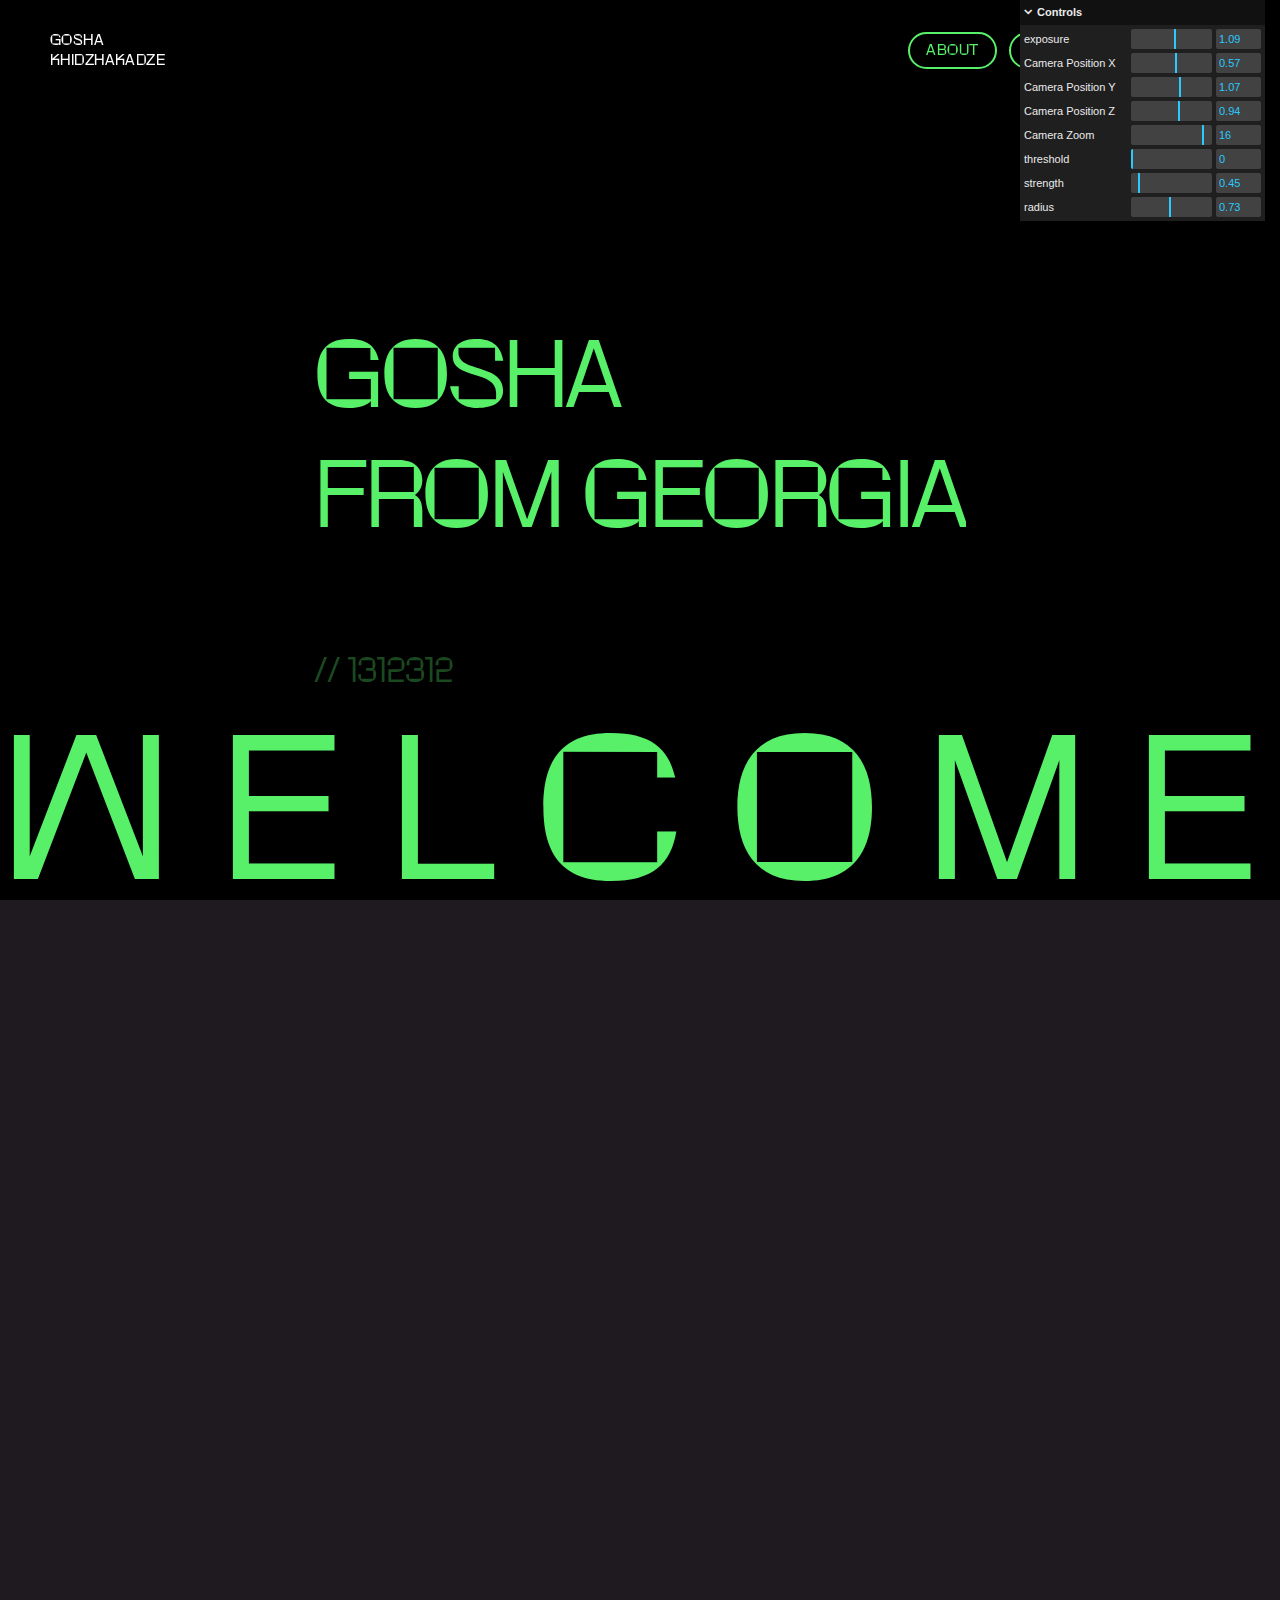
<file: index.html>
<!DOCTYPE html><html class="no-js" lang="en"><head><meta charset="utf-8"><title>????/// Creative Dev</title><meta name="viewport" content="width=device-width, initial-scale=1.0, maximum-scale=3.0"><meta http-equiv="X-UA-Compatible" content="IE=edge"><meta name="cmsmagazine" content="17ded5a9362aae72cf758d760240d50b"><link rel="stylesheet" href="assets/css/main.css?v=1.0.0"><link rel="apple-touch-icon" sizes="180x180" href="assets/favicon/apple-touch-icon.png"><link rel="icon" type="image/png" sizes="32x32" href="assets/favicon/favicon-32x32.png"><link rel="icon" type="image/png" sizes="16x16" href="assets/favicon/favicon-16x16.png"><link rel="manifest" href="assets/favicon/site.webmanifest"><meta name="msapplication-TileColor" content="#000"><meta name="theme-color" content="#000"><meta name="description" content=""><link rel="canonical" href=""><meta name="format-detection" content="telephone=no"><meta property="og:locale" content=""><meta property="og:type" content=""><meta property="og:title" content=""><meta property="og:description" content=""><meta property="og:url" content=""><meta property="og:site_name" content=""><meta property="og:image" content=""><meta property="og:image:secure_url" content=""><meta property="og:image:width" content=""><meta property="og:image:height" content=""><meta name="twitter:card" content=""><meta name="twitter:description" content=""><meta name="twitter:title" content=""><meta name="twitter:image" content=""></head><body><div class="page"><nav class="navigation js-navigation"><div class="navigation__logo copy white">Gosha<br>Khidzhakadze</div><div class="navigation__links"><div class="navigation__links__item copy">about</div><div class="navigation__links__item copy">stack</div><div class="navigation__links__item copy">projects</div></div></nav><div class="scene" data-component="{&quot;component&quot;: &quot;three&quot;}"><canvas class="scene__canvas js-scene"></canvas><div class="scene__title__container"><div class="u-line"><div class="u-line-content js-header__intro__container"><h1 class="h1 scene__title js-header__intro" data-in="">WELCOME TO MY WORLD</h1></div></div></div></div><div id="smooth-wrapper"><div id="smooth-content"><header class="header js-header" data-component="{&quot;component&quot;: &quot;header&quot;}"><div class="header__inner js-header__inner"><div class="header__content"><div class="u-line"><div class="header__title h2 green">Gosha <br> from Georgia</div></div><div class="header__time js-time h3 green">// 1312312</div></div></div></header><footer class="footer"><div class="container"><div class="footer__head"></div></div></footer></div></div></div><script src="assets/js/bundle.js?v=1.0.0" defer></script></body></html>
</file>
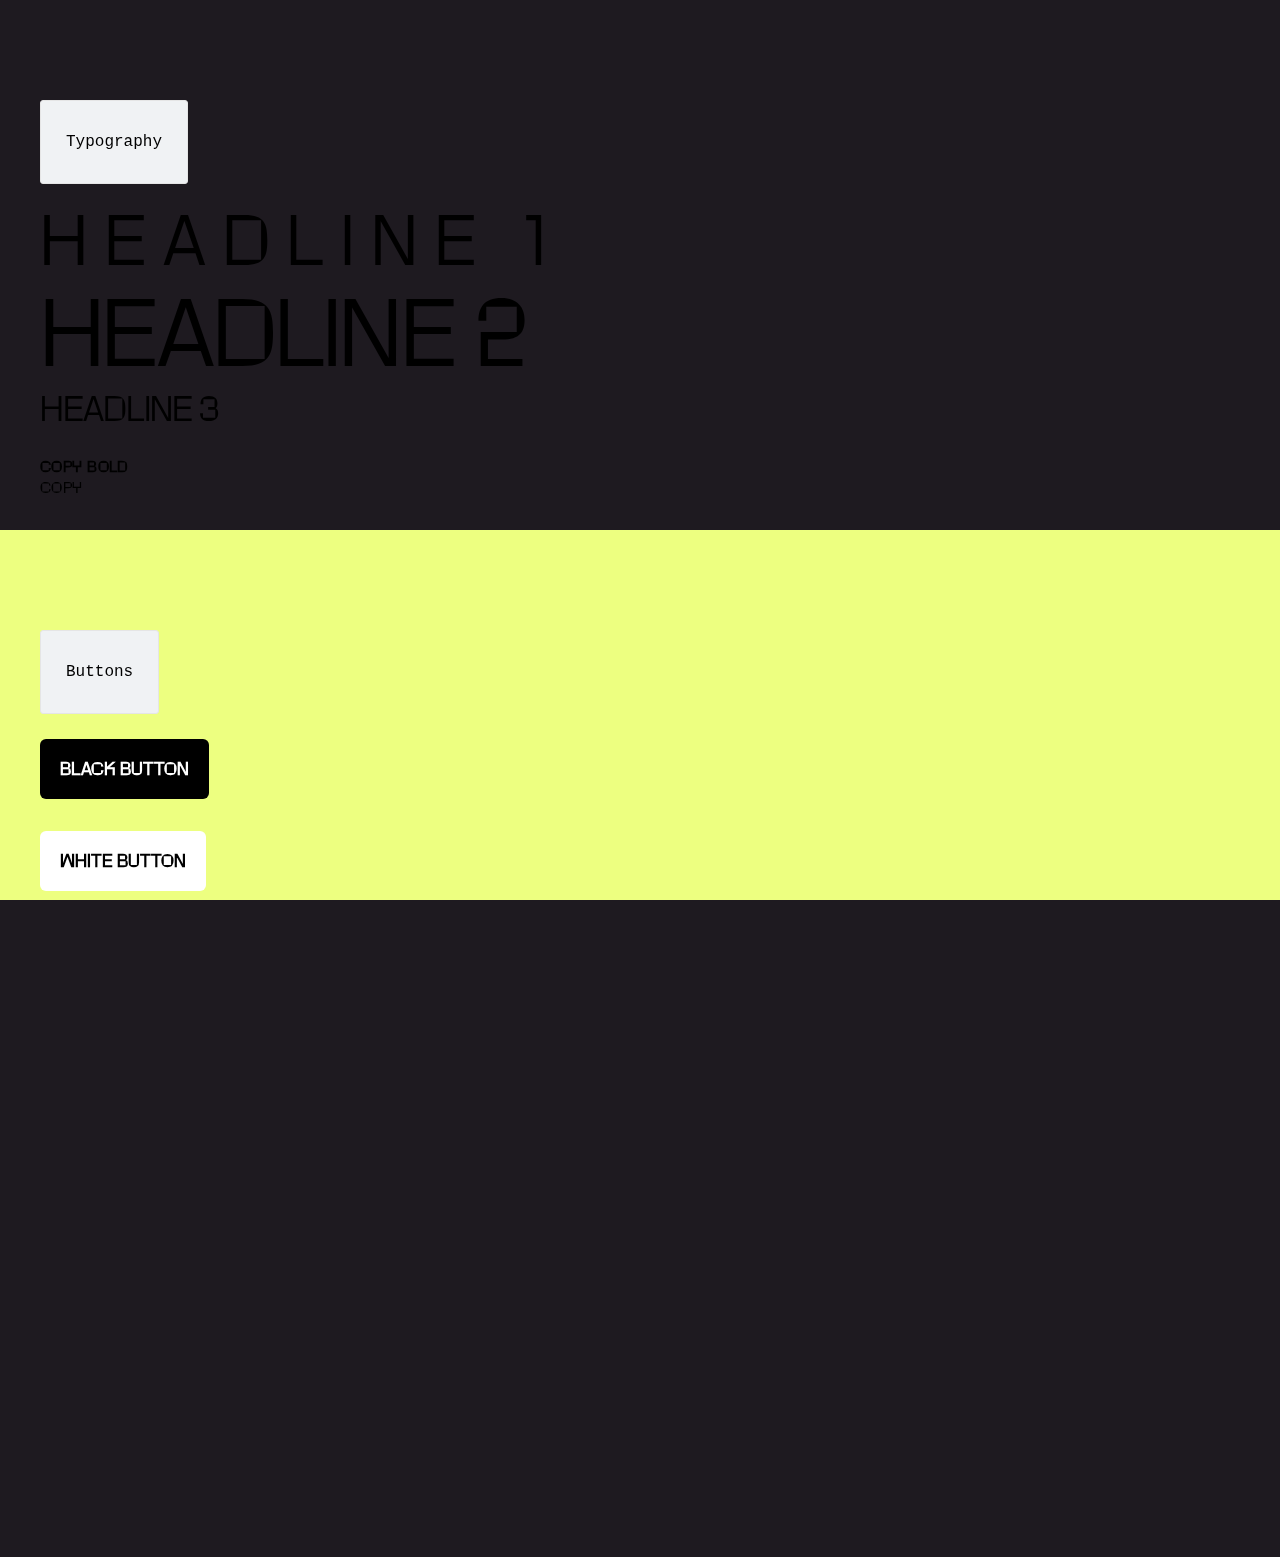
<file: breakdown.html>
<!DOCTYPE html><html class="no-js" lang="en"><head><meta charset="utf-8"><title>Breakdown</title><meta name="viewport" content="width=device-width, initial-scale=1.0, maximum-scale=3.0"><meta http-equiv="X-UA-Compatible" content="IE=edge"><meta name="cmsmagazine" content="17ded5a9362aae72cf758d760240d50b"><link rel="stylesheet" href="assets/css/main.css?v=1.0.0"><link rel="apple-touch-icon" sizes="180x180" href="assets/favicon/apple-touch-icon.png"><link rel="icon" type="image/png" sizes="32x32" href="assets/favicon/favicon-32x32.png"><link rel="icon" type="image/png" sizes="16x16" href="assets/favicon/favicon-16x16.png"><link rel="manifest" href="assets/favicon/site.webmanifest"><meta name="msapplication-TileColor" content="#000"><meta name="theme-color" content="#000"><meta name="description" content=""><link rel="canonical" href=""><meta name="format-detection" content="telephone=no"><meta property="og:locale" content=""><meta property="og:type" content=""><meta property="og:title" content=""><meta property="og:description" content=""><meta property="og:url" content=""><meta property="og:site_name" content=""><meta property="og:image" content=""><meta property="og:image:secure_url" content=""><meta property="og:image:width" content=""><meta property="og:image:height" content=""><meta name="twitter:card" content=""><meta name="twitter:description" content=""><meta name="twitter:title" content=""><meta name="twitter:image" content=""></head><body><div class="page"><div id="smooth-wrapper"><div id="smooth-content"><div class="page"><div id="view-main"><div class="container container--large"><pre class="module-info">Typography</pre><h1 class="h1 breakdown__title" data-in="">Headline 1</h1><h2 class="h2" data-in="">Headline 2</h2><h3 class="h3 breakdown__title" data-in="">Headline 3</h3><br><div class="copy copy-bold">Copy Bold</div><div class="copy">Copy</div><br></div><div class="container container--large" style="background: #EDFF80; padding-bottom: 60px;"><pre class="module-info">Buttons</pre><br><a class="button button--size--default button--style--black " href="button.html" target="_blank">Black Button</a><br><br><a class="button button--size--default button--style--white " href="button.html" target="_blank">White Button</a></div><div class="container container--large" style="background: #fff; padding-bottom: 60px;"><pre class="module-info">Icons</pre><br></div><div class="container container--large"><pre class="module-info">Containers</pre><br>width container (12 / 12 cols)</div><div class="container">default container (10 / 12 cols)</div><div class="container container--medium">medium container (8 / 12 cols)</div><div class="container container--small">small container (6 / 12 cols)</div></div></div><footer class="footer"><div class="container"><div class="footer__head"></div></div></footer></div></div></div><script src="assets/js/bundle.js?v=1.0.0" defer></script></body></html>
</file>
<file: assets/css/main.css>
.my-svgsprite{display:inline-block;width:1em;height:1em;fill:currentColor;vertical-align:middle}*,::after,::before{padding:0;margin:0;-webkit-box-sizing:border-box;-moz-box-sizing:border-box;box-sizing:border-box;outline:0}body{background-color:#1e1a20}section{position:relative}@font-face{font-family:Rotonto;src:url(../fonts/Rotonto-Light-olcvfa.woff2) format("woff2"),url(../fonts/Rotonto-Light-s5tirp.woff) format("woff");font-weight:300;font-style:normal;font-display:swap}@font-face{font-family:Rotonto;src:url(../fonts/Rotonto-Regular-hffs9f.woff2) format("woff2"),url(../fonts/Rotonto-Regular-5rg2rh.woff) format("woff");font-weight:400;font-style:normal;font-display:swap}.module-info{background-color:#f0f2f4;border:1px solid #e5e5e5;padding:25px;margin:100px 0 25px 0;display:inline-block;-webkit-border-radius:3px;-moz-border-radius:3px;border-radius:3px}body,button,input,select,textarea{font-family:Rotonto,Arial,sans-serif;font-size:16px;line-height:2;color:#000;-webkit-font-smoothing:antialiased;-moz-osx-font-smoothing:grayscale;text-rendering:optimizeLegibility}body ::-moz-selection,button ::-moz-selection,input ::-moz-selection,select ::-moz-selection,textarea ::-moz-selection{color:#ffb7b7}body ::selection,button ::selection,input ::selection,select ::selection,textarea ::selection{color:#ffb7b7}body ::-moz-selection,button ::-moz-selection,input ::-moz-selection,select ::-moz-selection,textarea ::-moz-selection{color:#ffb7b7}a{color:#fff;text-decoration:none}a:not(.button){-webkit-transition:.2s cubic-bezier(0,0,.58,1);-o-transition:.2s cubic-bezier(0,0,.58,1);-moz-transition:.2s cubic-bezier(0,0,.58,1);transition:.2s cubic-bezier(0,0,.58,1)}.no-touch a:not(.button):hover{color:#e6e6e6}.h1{font-weight:300;text-transform:uppercase;margin:0;font-size:64px;line-height:1;letter-spacing:.25em}.h2{font-weight:300;text-transform:uppercase;margin:0;font-size:86.1823px;line-height:1.4;letter-spacing:-.03em}.h3{font-weight:300;text-transform:uppercase;margin:0;font-size:31.6002px;line-height:1;letter-spacing:-.03em}.copy{font-size:14px;line-height:146.5%;letter-spacing:.03em;text-transform:uppercase}.copy-bold{font-size:14px;line-height:146.5%;letter-spacing:.03em;text-transform:uppercase;font-weight:600}.white{color:#fff}.black{color:#000}.green{color:#58ef69}.center{text-align:center}ul{list-style-type:none;padding:0;margin:0}ul li{padding-left:3em;margin-bottom:1.875rem;position:relative}ul li:last-child{margin-bottom:0}ul li::before{content:"";position:absolute;left:1.3em;top:1em;width:10px;height:1px}section{position:relative;overflow:hidden}[data-scrollbar]{height:100vh;width:100vw;overflow:auto;background:#fff;-ms-overflow-style:none;scrollbar-width:none;margin-bottom:-1px}.scroll-content{overflow:hidden!important;width:100vw;will-change:transform;-ms-overflow-style:none;scrollbar-width:none}.scrollbar-track{background:0 0!important;z-index:200!important;mix-blend-mode:difference}.scrollbar-thumb-y{right:0!important;width:5px!important;background:#fff!important;-webkit-border-radius:6px!important;-moz-border-radius:6px!important;border-radius:6px!important}.is-locked .scrollbar-thumb-y{pointer-events:none;opacity:0}.scrollbar-thumb-y:hover{cursor:-webkit-grab;cursor:-moz-grab;cursor:grab}.u-line{overflow:hidden}.button{display:inline-block;-webkit-box-align:center;-webkit-align-items:center;-moz-box-align:center;-ms-flex-align:center;align-items:center;text-align:center;cursor:pointer;border:none;-webkit-border-radius:6px;-moz-border-radius:6px;border-radius:6px;position:relative;text-transform:uppercase;line-height:1;font-weight:700;-webkit-transition:.2s cubic-bezier(0,0,.58,1);-o-transition:.2s cubic-bezier(0,0,.58,1);-moz-transition:.2s cubic-bezier(0,0,.58,1);transition:.2s cubic-bezier(0,0,.58,1)}.button.is-disabled{cursor:not-allowed;pointer-events:none}.button>.preloader{position:absolute;top:50%;-webkit-transform:translateY(-50%) translateZ(0);-moz-transform:translateY(-50%) translateZ(0);transform:translateY(-50%) translateZ(0);right:20px}.button--style--white{background-color:#fff;color:#000}.no-touch .button--style--white:hover{background-color:#e6e6e6}.button--style--black{background-color:#000;color:#fff}.no-touch .button--style--black:hover{background-color:#1a1a1a}.button--size--default{font-size:16px;padding:22px 20px}.button__inner{display:-webkit-box;display:-webkit-flex;display:-moz-box;display:-ms-flexbox;display:flex;-webkit-box-align:center;-webkit-align-items:center;-moz-box-align:center;-ms-flex-align:center;align-items:center}.container{margin:0 auto;width:100%;padding:0 24px}@media (min-width:47.5em){.container{padding:0 40px;max-width:1520px}.container--tiny{max-width:700px}.container--small{max-width:800px}.container--medium{max-width:1140px}.container--default{max-width:1480px}.container--large{max-width:1840px}.container--hd{max-width:1960px}}@media (max-width:47.49em){.container--no-padding-until-tablet{padding:0}}.container__indent{margin:0 auto}@media (min-width:47.5em){.container__indent{width:75%}}@media (min-width:61.25em){.container__indent{width:83.3333333333%}}@media (min-width:90em){.container__indent{width:66.6666666667%}}@media (min-width:90em){.container__indent--no-indent-notebook{width:100%}}.overlay{min-height:100vh;width:100%;display:-webkit-box;display:-webkit-flex;display:-moz-box;display:-ms-flexbox;display:flex;-webkit-box-align:center;-webkit-align-items:center;-moz-box-align:center;-ms-flex-align:center;align-items:center;-webkit-box-pack:center;-webkit-justify-content:center;-moz-box-pack:center;-ms-flex-pack:center;justify-content:center;position:fixed;left:0;top:0;padding:3.75rem 0;z-index:120;-webkit-transform:translateY(100%);-moz-transform:translateY(100%);-ms-transform:translateY(100%);-o-transform:translateY(100%);transform:translateY(100%);pointer-events:none;-webkit-transition:1s cubic-bezier(.19,1,.22,1);-o-transition:1s cubic-bezier(.19,1,.22,1);-moz-transition:1s cubic-bezier(.19,1,.22,1);transition:1s cubic-bezier(.19,1,.22,1)}.overlay.is-visible{pointer-events:all;-webkit-transform:none;-moz-transform:none;-ms-transform:none;-o-transform:none;transform:none}.overlay>.preloader{position:absolute;top:50%;left:50%;-webkit-transform:translate(-50%,-50%) translateZ(0);-moz-transform:translate(-50%,-50%) translateZ(0);transform:translate(-50%,-50%) translateZ(0)}.overlay__content{background-color:#000;width:100%;-webkit-box-shadow:0 10px 40px 0 rgba(0,0,0,.2);-moz-box-shadow:0 10px 40px 0 rgba(0,0,0,.2);box-shadow:0 10px 40px 0 rgba(0,0,0,.2);position:relative;height:-webkit-calc(100vh - 60px);height:-moz-calc(100vh - 60px);height:calc(100vh - 60px);overflow:scroll;-ms-overflow-style:none;scrollbar-width:none}.overlay__content--default{max-width:900px}.overlay__content--full-hd{max-width:1920px}.overlay__content--transparent{-webkit-box-shadow:none;-moz-box-shadow:none;box-shadow:none;background-color:transparent}.overlay__content:focus{outline:0}.overlay__close{-webkit-transition:.2s cubic-bezier(0,0,.58,1);-o-transition:.2s cubic-bezier(0,0,.58,1);-moz-transition:.2s cubic-bezier(0,0,.58,1);transition:.2s cubic-bezier(0,0,.58,1);position:absolute;width:100%;text-align:right;top:0;right:0;padding:1em;font-size:16px;cursor:pointer;z-index:10;opacity:0;height:3.75rem;display:-webkit-box;display:-webkit-flex;display:-moz-box;display:-ms-flexbox;display:flex;-webkit-box-align:center;-webkit-align-items:center;-moz-box-align:center;-ms-flex-align:center;align-items:center;-webkit-box-pack:end;-webkit-justify-content:flex-end;-moz-box-pack:end;-ms-flex-pack:end;justify-content:flex-end}@media (max-width:23.49em){.overlay__close{-webkit-box-pack:center;-webkit-justify-content:center;-moz-box-pack:center;-ms-flex-pack:center;justify-content:center;text-align:center;left:50%;-webkit-transform:translate(-50%,0);-moz-transform:translate(-50%,0);-ms-transform:translate(-50%,0);-o-transform:translate(-50%,0);transform:translate(-50%,0)}}.overlay__close svg{pointer-events:none}.is-visible .overlay__close{opacity:1;-webkit-transition-delay:.7s;-moz-transition-delay:.7s;-o-transition-delay:.7s;transition-delay:.7s}.no-touch .overlay__close:hover{color:#e6e6e6}@-webkit-keyframes hideOverlayContent{from{opacity:1;-webkit-transform:none;transform:none}to{opacity:0;-webkit-transform:translateY(5px);transform:translateY(5px)}}@-moz-keyframes hideOverlayContent{from{opacity:1;-moz-transform:none;transform:none}to{opacity:0;-moz-transform:translateY(5px);transform:translateY(5px)}}@-o-keyframes hideOverlayContent{from{opacity:1;-o-transform:none;transform:none}to{opacity:0;-o-transform:translateY(5px);transform:translateY(5px)}}@keyframes hideOverlayContent{from{opacity:1;-webkit-transform:none;-moz-transform:none;-o-transform:none;transform:none}to{opacity:0;-webkit-transform:translateY(5px);-moz-transform:translateY(5px);-o-transform:translateY(5px);transform:translateY(5px)}}.page::after{content:"";z-index:100;position:fixed;left:0;top:0;bottom:0;right:0;opacity:0;visibility:hidden;background-color:rgba(0,0,0,.9);-webkit-transition:opacity,visibility,z-index;-o-transition:opacity,visibility,z-index;-moz-transition:opacity,visibility,z-index;transition:opacity,visibility,z-index;-webkit-transition-delay:0s,0s,.4s;-moz-transition-delay:0s,0s,.4s;-o-transition-delay:0s,0s,.4s;transition-delay:0s,0s,.4s;-webkit-transition-duration:.4s,.4s,10ms;-moz-transition-duration:.4s,.4s,10ms;-o-transition-duration:.4s,.4s,10ms;transition-duration:.4s,.4s,10ms;pointer-events:none}.is-dimmed .page::after{visibility:visible;pointer-events:auto;opacity:1}.is-locked .page{position:fixed;left:0;width:100%}.preloader{position:fixed;width:100vw;height:100vh;z-index:11;background-color:#000;left:0;top:0;display:-webkit-box;display:-webkit-flex;display:-moz-box;display:-ms-flexbox;display:flex;-webkit-box-align:center;-webkit-align-items:center;-moz-box-align:center;-ms-flex-align:center;align-items:center;-webkit-box-pack:center;-webkit-justify-content:center;-moz-box-pack:center;-ms-flex-pack:center;justify-content:center}.preloader__title{opacity:1}.preloader .blink{-webkit-animation:blinker .25s linear infinite;-moz-animation:blinker .25s linear infinite;-o-animation:blinker .25s linear infinite;animation:blinker .25s linear infinite}@-webkit-keyframes blinker{50%{opacity:0}}@-moz-keyframes blinker{50%{opacity:0}}@-o-keyframes blinker{50%{opacity:0}}@keyframes blinker{50%{opacity:0}}.header{height:500vh;background-color:transparent}.header__inner{height:100vh;display:-webkit-box;display:-webkit-flex;display:-moz-box;display:-ms-flexbox;display:flex;-webkit-box-orient:vertical;-webkit-box-direction:normal;-webkit-flex-direction:column;-moz-box-orient:vertical;-moz-box-direction:normal;-ms-flex-direction:column;flex-direction:column;-webkit-box-pack:center;-webkit-justify-content:center;-moz-box-pack:center;-ms-flex-pack:center;justify-content:center;-webkit-box-align:center;-webkit-align-items:center;-moz-box-align:center;-ms-flex-align:center;align-items:center;padding-top:6.25rem}.header__time{margin-top:6.25rem;opacity:.3}.navigation{position:fixed;width:100%;padding:30px 50px;display:-webkit-box;display:-webkit-flex;display:-moz-box;display:-ms-flexbox;display:flex;-webkit-box-pack:justify;-webkit-justify-content:space-between;-moz-box-pack:justify;-ms-flex-pack:justify;justify-content:space-between;-webkit-box-align:center;-webkit-align-items:center;-moz-box-align:center;-ms-flex-align:center;align-items:center;z-index:10;-webkit-transition:.2s cubic-bezier(0,0,.58,1);-o-transition:.2s cubic-bezier(0,0,.58,1);-moz-transition:.2s cubic-bezier(0,0,.58,1);transition:.2s cubic-bezier(0,0,.58,1)}.navigation__links{display:-webkit-box;display:-webkit-flex;display:-moz-box;display:-ms-flexbox;display:flex;-webkit-box-align:center;-webkit-align-items:center;-moz-box-align:center;-ms-flex-align:center;align-items:center}.navigation__links__item{padding:6px 16px;-webkit-border-radius:20px;-moz-border-radius:20px;border-radius:20px;border:2px solid #58ef69;color:#58ef69;margin:0 6px}.navigation.is-hidden{opacity:0;pointer-events:none}.noise{position:fixed;z-index:10;opacity:.2;pointer-events:none}.scene{height:100vh;width:100vw;top:0;display:-webkit-box;display:-webkit-flex;display:-moz-box;display:-ms-flexbox;display:flex;-webkit-box-orient:vertical;-webkit-box-direction:normal;-webkit-flex-direction:column;-moz-box-orient:vertical;-moz-box-direction:normal;-ms-flex-direction:column;flex-direction:column;-webkit-box-pack:center;-webkit-justify-content:center;-moz-box-pack:center;-ms-flex-pack:center;justify-content:center;-webkit-box-align:center;-webkit-align-items:center;-moz-box-align:center;-ms-flex-align:center;align-items:center;position:fixed}.scene__title{font-size:14.5vw;white-space:nowrap;color:#58ef69;left:0;width:-webkit-fit-content;width:-moz-fit-content;width:fit-content}.scene__title__container{position:absolute;mix-blend-mode:difference;bottom:0;left:0;height:100%;display:-webkit-box;display:-webkit-flex;display:-moz-box;display:-ms-flexbox;display:flex;-webkit-box-orient:vertical;-webkit-box-direction:normal;-webkit-flex-direction:column;-moz-box-orient:vertical;-moz-box-direction:normal;-ms-flex-direction:column;flex-direction:column;-webkit-box-pack:end;-webkit-justify-content:flex-end;-moz-box-pack:end;-ms-flex-pack:end;justify-content:flex-end;overflow:hidden}
</file>
